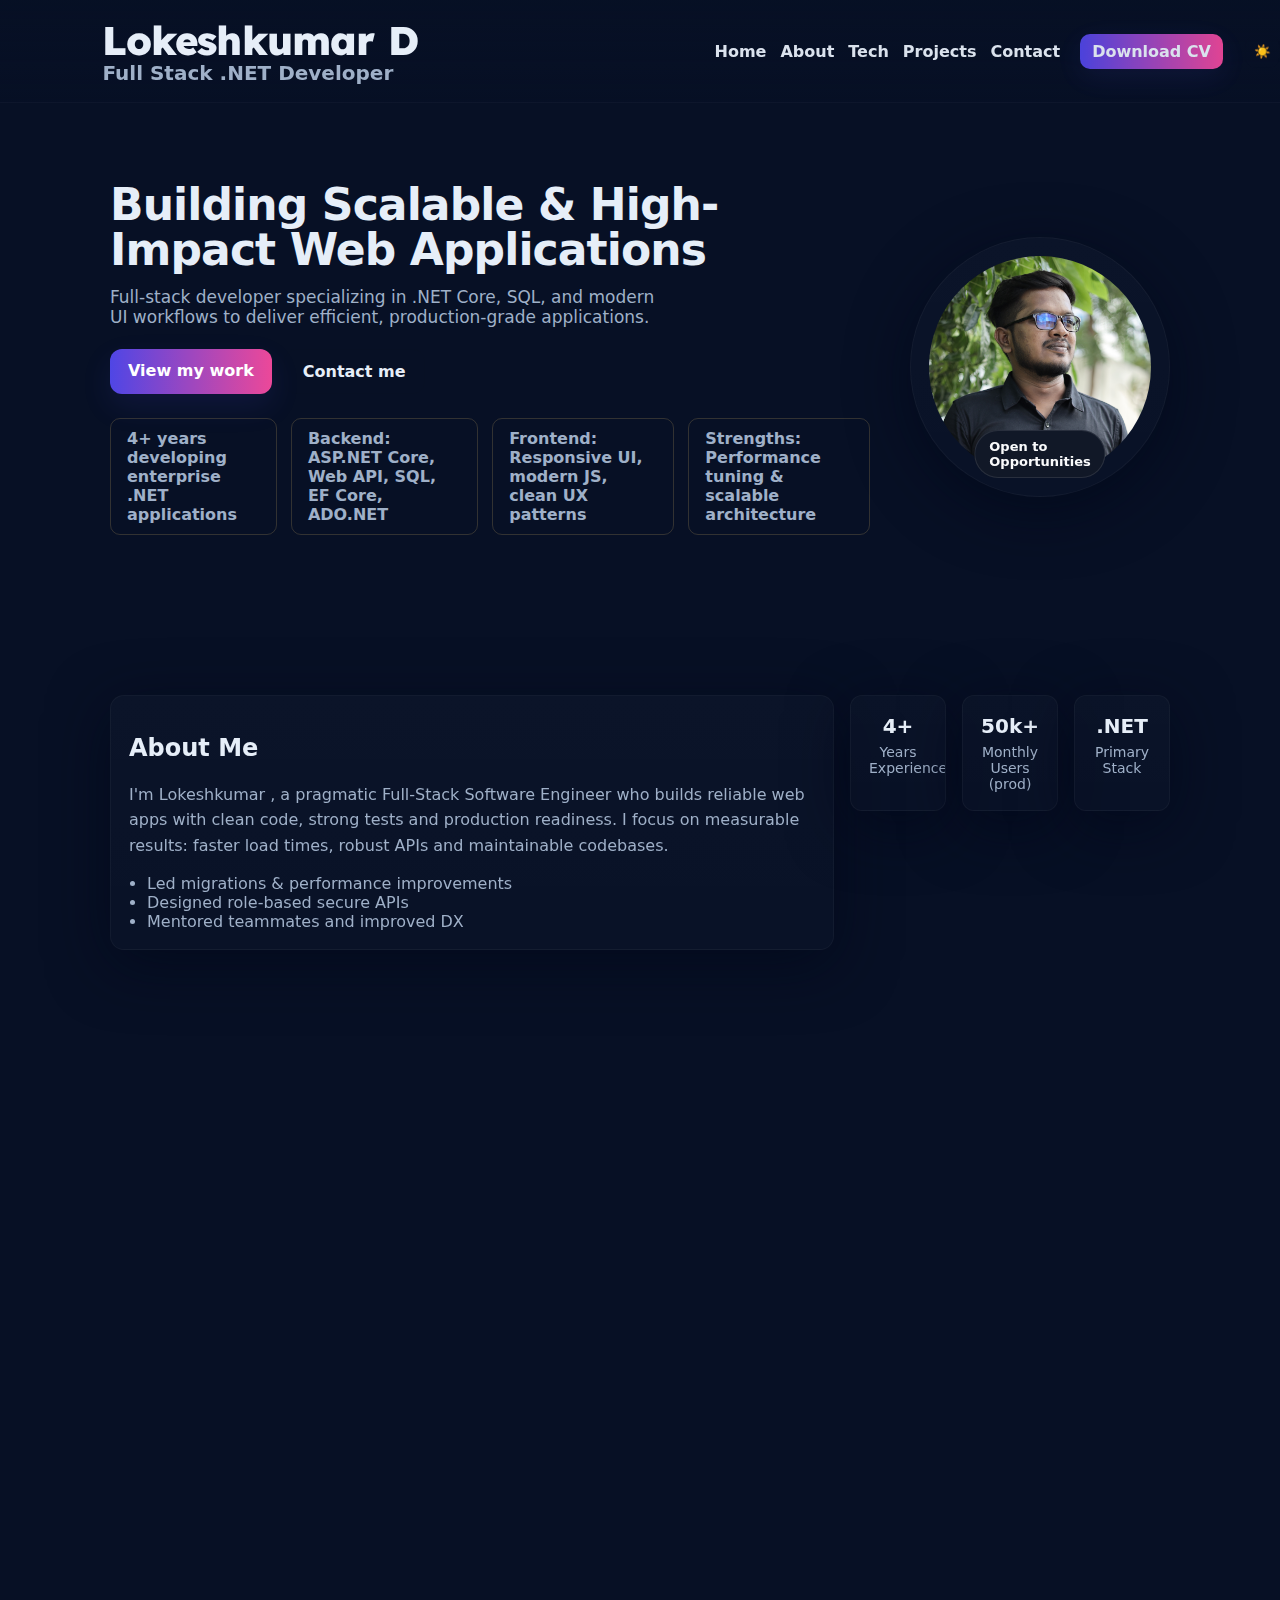
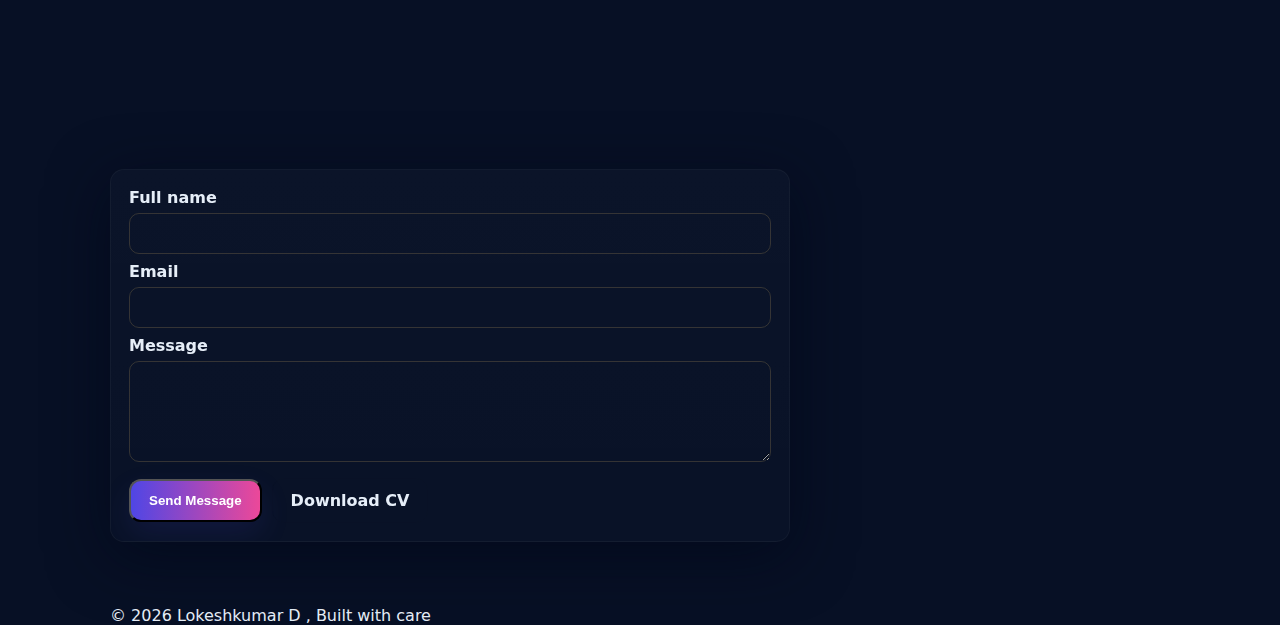
<file: index.html>
<!DOCTYPE html>
<html lang="en">

<head>
  <meta charset="utf-8" />
  <meta name="viewport" content="width=device-width,initial-scale=1" />
  <title>Lokeshkumar Portfolio</title>
  <link rel="stylesheet" href="styles.css" />
  <link rel="preconnect" href="https://fonts.googleapis.com">
  <link rel="preconnect" href="https://fonts.gstatic.com" crossorigin>
  <link href="https://fonts.googleapis.com/css2?family=Lexend+Deca:wght@100..900&family=Trocchi&display=swap" rel="stylesheet">
</head>

<body class="dark">
  <nav class="nav">
    <!-- <div class="brand">Lokeshkumar D <span class="company-name">Full Stack .NET Developer</span></div>     -->
    <div class="brand-wrapper">
      <span class="brand">Lokeshkumar D</span>
      <span class="desg-name">Full Stack .NET Developer</span>
    </div>
    <div class="nav-links">
      <a href="#home">Home</a>
      <a href="#about">About</a>
      <a href="#tech">Tech</a>
      <a href="#projects">Projects</a>
      <a href="#contact">Contact</a>
      <a class="btn-resume" href="Lokeshkumar_D_Software_Engineer_DotNet_Resume_2025.pdf" download>Download CV</a>
      <button id="themeToggle" aria-label="Toggle theme" class="theme-toggle">🌙</button>
    </div>
    <!-- Mobile controls -->
	  <div class="mobile-controls">
		<button id="mobileThemeToggle" class="theme-toggle">🌙</button>		
	  </div>
  </nav>
  <!-- Mobile Menu -->
	<div id="mobileMenu" class="mobile-menu">
	  <a href="#home">Home</a>
	  <a href="#about">About</a>
	  <a href="#tech">Tech</a>
	  <a href="#projects">Projects</a>
	  <a href="#contact">Contact</a>
	  <a href="Lokeshkumar_D_Software_Engineer_DotNet_Resume_2025.pdf" download>Download CV</a>
	</div>

  <header id="home" class="hero">
    <div class="hero-inner container">
      <div class="hero-left">
        <!-- <h1 class="hero-title">Engineering Fast, Stable & Future-Ready Web Solutions</h1> -->
        <h1 class="hero-title">Building Scalable & High-Impact Web Applications</h1>
        <!-- <p class="hero-sub">Full-stack .NET engineer focused on building scalable backends, clean UI, and performance-driven digital experiences.</p> -->
        <p class="hero-sub">Full-stack developer specializing in .NET Core, SQL, and modern UI workflows to deliver
          efficient, production-grade applications.</p>

        <div class="hero-ctas">
          <a class="btn btn-primary" href="#projects">View my work</a>
          <a class="btn btn-ghost" href="#contact">Contact me</a>
        </div>

        <ul class="highlights">
          <li><strong>4+ years</strong> developing enterprise .NET applications</li>
          <li><strong>Backend:</strong> ASP.NET Core, Web API, SQL, EF Core, ADO.NET</li>
          <li><strong>Frontend:</strong> Responsive UI, modern JS, clean UX patterns</li>
          <li><strong>Strengths:</strong> Performance tuning & scalable architecture</li>
        </ul>
      </div>

      <div class="hero-right">
        <div class="glass-card hero-card circle-card" data-animate>
          <img src="hero-screenshot.jpg" alt="project" class="hero-img" />
          <div class="card-chip">Open to Opportunities</div>
        </div>
      </div>
    </div>
  </header>

  <main class="container">
    <section id="about" class="section">
      <div class="section-grid">
        <div class="glass-card about-card" data-animate>
          <h2>About Me</h2>
          <p>I'm Lokeshkumar , a pragmatic Full‑Stack Software Engineer who builds reliable web apps with clean code,
            strong tests and production readiness. I focus on measurable results: faster load times, robust APIs and
            maintainable codebases.</p>
          <ul class="about-list">
            <li>Led migrations & performance improvements</li>
            <li>Designed role-based secure APIs</li>
            <li>Mentored teammates and improved DX</li>
          </ul>
        </div>

        <div class="stats" data-animate>
          <div class="stat glass-card">
            <div class="stat-value">4+</div>
            <div class="stat-label">Years Experience</div>
          </div>
          <div class="stat glass-card">
            <div class="stat-value">50k+</div>
            <div class="stat-label">Monthly Users (prod)</div>
          </div>
          <div class="stat glass-card">
            <div class="stat-value">.NET</div>
            <div class="stat-label">Primary Stack</div>
          </div>
        </div>
      </div>
    </section>

    <section id="experience" class="section">
      <h3 class="section-title" data-animate>Professional Experience</h3>


      <div class="experience-card glass-card" data-animate>
        <div class="experience-header">
          <div class="company-logo">
            <!-- Replace src with your company logo -->
            <img src="isl.png" alt="Company Logo" />
          </div>


          <div class="company-meta">
            <h4>Associate Software Engineer</h4>
            <span class="company-name">Inspirisys Solutions Limited</span>
            <span class="duration">Jan 2023 – Present</span>
          </div>
        </div>


        <p class="experience-summary">
          Designed, developed, and maintained multiple large-scale enterprise applications across finance, operations,
          and internal business workflows using ASP.NET Core, ADO.NET, and SQL Server. Owned end-to-end delivery of
          critical modules , from requirement analysis and database design to deployment and production support , with a
          strong focus on performance optimization, security, scalability, and long-term maintainability.
        </p>


        <ul class="experience-points">
          <li>All projects showcased are real enterprise systems developed and used by internal business teams in production environments.</li>
          <li>Architected and implemented enterprise approval workflows with multi-level role-based access control, improving audit accuracy, compliance, and operational governance across business processes.</li>
          <li>Designed and optimized complex SQL queries and stored procedures, reducing report and transaction
            execution time significantly.</li>
          <li>Built reusable lookup modules, admin dashboards, and configuration-driven screens to accelerate new
            feature delivery.</li>
          <li>Integrated secure Web APIs and backend services to support scalable enterprise workflows.</li>
          <li>Played a key role in performance tuning, bug fixing, and production issue resolution across releases.</li>
          <li>Collaborated closely with business users and QA teams to translate requirements into reliable technical
            solutions.</li>
        </ul>


        <div class="experience-tech">
          <span>.NET Core / ASP.NET</span>
          <span>ADO.NET</span>
          <span>SQL Server</span>
          <span>Web API</span>
          <span>jQuery</span>
          <span>Enterprise Workflows</span>
        </div>
      </div>
    </section>

    <section id="tech" class="section">
      <h3 class="section-title" data-animate>Tech Stack</h3>
      <div class="grid tech-grid" data-animate>
        <div class="tech glass-card">.NET 8</div>
        <div class="tech glass-card">C# </div>
        <div class="tech glass-card">ASP.NET Core / MVC</div>
        <div class="tech glass-card">ADO.NET / EF Core</div>
        <div class="tech glass-card">SQL Server</div>
        <div class="tech glass-card">HTML / CSS / JS</div>
        <div class="tech glass-card">jQuery / jqGrid</div>
        <!-- <div class="tech glass-card">Docker</div> -->
        <div class="tech glass-card">IIS</div>
      </div>
    </section>

    <section id="projects" class="section">
      <h3 class="section-title" data-animate>Key Projects</h3>
    
      <div class="projects-grid premium-projects" data-animate>
    
        <article class="project-card glass-card">
          <div class="project-content">
            <h4>Capex / Revex Management System</h4>
            <p class="project-desc">
              Enterprise-grade workflow platform for capital and revenue approvals,
              featuring multi-level audits, configurable lookups, and optimized reporting.
            </p>
            <h5>Impact summary:</h5>
            <p class="impact-desc">
               Developed a structured Capex/Revex request system with approval workflows, improving financial request visibility and audit readiness.
            </p>
            <div class="project-tags">
              <span>.NET 8</span>
              <span>ADO.NET</span>
              <span>SQL Server</span>
              <span>Enterprise Workflow</span>
            </div>
    
            <a class="btn-small" href="projects/capex.html">View Details</a>
          </div>
        </article>
    
        <article class="project-card glass-card">
          <div class="project-content">
            <h4>Timesheet Management System</h4>
            <p class="project-desc">
              Organization-wide timesheet solution with OE lookup, unlock requests,
              admin dashboards, and role-based approvals.
            </p>
            <h5>Impact summary:</h5>
            <p class="impact-desc">
               Automated employee timesheet submission and approval, reducing manual tracking effort and approval turnaround time by 40%.
            </p>
    
            <div class="project-tags">
              <span>ASP.NET</span>
              <span>jQuery</span>
              <span>JQGrid</span>
              <span>SQL Server</span>
            </div>
    
            <a class="btn-small" href="projects/timesheet.html">View Details</a>
          </div>
        </article>
    
        <article class="project-card glass-card">
          <div class="project-content">
            <h4>Credit Note Automation</h4>
            <p class="project-desc">
              Automated finance approval workflow with role-based access,
              audit trails, and compliance-focused validations.
            </p>
            <h5>Impact summary:</h5>
            <p class="impact-desc">
               Automated the end-to-end credit note generation and approval process, reducing manual effort, minimizing billing errors, and accelerating financial reconciliation cycles.
            </p>
            <div class="project-tags">
              <span>ASP.NET</span>
              <span>jQuery</span>
              <span>SQL</span>
              <span>SSRS</span>
            </div>
    
            <a class="btn-small" href="projects/credit.html">View Details</a>
          </div>
        </article>
    
        <article class="project-card glass-card">
          <div class="project-content">
            <h4>Margin Automation</h4>
            <p class="project-desc">
              Workflow automation system for margin approvals with configurable rules,
              validations, and full audit visibility.
            </p>
            <h5>Impact summary:</h5>
            <p class="impact-desc">
               Implemented margin calculation automation to ensure accurate profitability tracking, improving pricing visibility and enabling faster, data-driven business decisions.
            </p>
            <div class="project-tags">
              <span>ASP.NET</span>
              <span>jQuery</span>
              <span>SQL</span>
              <span>Workflow Engine</span>
            </div>
    
            <a class="btn-small" href="projects/margin.html">View Details</a>
          </div>
        </article>
    
      </div>
    </section>

    <section id="contact" class="section">
      <h3 class="section-title" data-animate>Contact</h3>
      <div class="contact-grid">
        <form class="contact-form glass-card" id="contactForm" action="https://formspree.io/f/meobragp" method="POST">
          <!-- style="max-width:500px; margin:auto; padding:20px; border-radius:10px; box-shadow:0 4px 12px rgba(0,0,0,0.1); background:#fff;" -->
          <label>Full name<input type="text" name="name" required /></label>
          <label>Email<input type="email" name="email" required /></label>
          <label>Message<textarea name="message" rows="5" required></textarea></label>
          <div class="form-actions">
            <button class="btn btn-primary" type="submit">Send Message</button>
            <!-- <button type="button" class="btn btn-ghost" id="exportBtn">Export All Messages</button> -->
            <a class="btn btn-ghost" href="Lokeshkumar_D_Software_Engineer_DotNet_Resume_2025.pdf" download>Download
              CV</a>
          </div>
        </form>

        <aside class="contact-info glass-card" data-animate>
          <h4>Get in touch</h4>
          <p>Email: <a href="mailto:lokeshkumardhanapalan@gmail.com">lokeshkumardhanapalan@gmail.com</a></p>
          <p>Phone: +91 90874 57182</p>
          <p>Location: Chennai, India</p>
          <div class="socials">
            <a href="https://www.linkedin.com/in/lokeshkumar-d-5993ba228" target="_blank">LinkedIn</a>
            <!-- <a href="#" target="_blank">GitHub</a> -->
          </div>
        </aside>

        <!-- <h3>Stored Messages:</h3> -->
        <!-- <ul id="messagesList"></ul> -->

        <!-- Confirmation Messages -->
        <div id="messagesblock" class="messages-block" style="display:none;">
          <h3 class="messages-title">Messages Sent:</h3>
          <div id="messagesList" class="messages-list"></div>
          <!-- style="display:flex; flex-direction:column; gap:15px; max-width:600px; margin:auto;" -->
        </div>

      </div>
    </section>
  </main>

  <footer class="footer">
    <div class="container">© 2026 Lokeshkumar D , Built with care</div>
  </footer>

  <script src="script.js"></script>
  <script>
    const form = document.getElementById("contactForm");
    const messagesList = document.getElementById("messagesList");
    <!-- const exportBtn = document.getElementById("exportBtn"); -->

    // Load messages from localStorage on page load
    let messages = JSON.parse(localStorage.getItem("messages") || "[]");
    renderMessages();


    // Form submission via AJAX (Formspree)
    form.addEventListener("submit", async (e) => {
      e.preventDefault();

      const formData = new FormData(form);

      try {
        const response = await fetch(form.action, {
          method: "POST",
          body: formData,
          headers: { 'Accept': 'application/json' }
        });

        if (response.ok) {
          // Add message to localStorage for display
          const newMessage = {
            name: formData.get("name"),
            email: formData.get("email"),
            message: formData.get("message"),
            //date: new Date().toLocaleString()
            date: new Date().toISOString()
            //date: formData.get("_date").toLocaleDateString()
          };
          document.getElementById('messagesblock').style.display = 'block';
          messages.push(newMessage);
          localStorage.setItem("messages", JSON.stringify(messages));

          renderMessages(); // Update messages on page
          form.reset();
          alert("Message sent successfully!");
        } else {
          document.getElementById('messagesblock').style.display = 'none';
          alert("Oops! Something went wrong. Please try again.");
        }
      } catch (error) {
        console.error(error);
        document.getElementById('messagesblock').style.display = 'none';
        alert("Error submitting message!");
      }
    });

    // Render messages on the page
    function renderMessages() {
      messagesList.innerHTML = "";
      messages.forEach(msg => addMessageCard(msg));
    }



  function parseIndianLocaleDate(s) {
    if (typeof s !== 'string') return null;
    const parts = s.split(',');
    if (parts.length < 2) return null;

    const datePart = parts[0].trim();        // "23/12/2025"
    const timePart = parts[1].trim().toLowerCase(); // "12:09:45 pm"

    const d = datePart.split('/');
    if (d.length !== 3) return null;

    const dd = Number(d[0]);
    const mm = Number(d[1]);
    const yyyy = Number(d[2]);
    if (!dd || !mm || !yyyy) return null;

    // time: "hh:mm:ss am/pm" (seconds may be missing)
    const timePieces = timePart.split(' ');
    if (timePieces.length < 2) return null;

    const hms = timePieces[0].split(':');
    let hh = Number(hms[0]);
    const min = Number(hms[1] ?? 0);
    const sec = Number(hms[2] ?? 0);
    const meridian = timePieces[1];

    if (isNaN(hh) || isNaN(min) || isNaN(sec)) return null;

    // Convert to 24-hour clock
    if (meridian === 'pm' && hh < 12) hh += 12;
    if (meridian === 'am' && hh === 12) hh = 0;

    // Construct Date (local time)
    const dt = new Date(yyyy, mm - 1, dd, hh, min, sec);
    return isNaN(dt.getTime()) ? null : dt;
  }


  function timeAgo(input) {
    let dateObj = null;

    if (input instanceof Date) {
      dateObj = input;
    } else if (typeof input === 'string') {
      // Try ISO first (reliable)
      const isoCandidate = new Date(input);
      if (!isNaN(isoCandidate.getTime())) {
        dateObj = isoCandidate;
      } else {
        // Fallback to dd/mm/yyyy, hh:mm:ss am/pm
        dateObj = parseIndianLocaleDate(input);
      }
    }

    if (!dateObj || isNaN(dateObj.getTime())) {
      console.warn('Invalid date supplied to timeAgo:', input);
      return 'Invalid date';
    }

    const now = new Date();
    const seconds = Math.floor((now - dateObj) / 1000);
    const hrs = Math.floor(seconds / 3600);
    if (seconds < 60) return 'Just now';
    if (seconds < 3600) return `${Math.floor(seconds / 60)} min ago`;
    if (seconds < 86400) return `${hrs} hr${hrs < 2 ? 's' : ''} ago`;

    // For older messages, show a formatted date like "23 Dec 2025"
    const options = { day: '2-digit', month: 'short', year: 'numeric' };
    return dateObj.toLocaleDateString('en-GB', options);
  }

    function addMessageCard(msg) {
      const card = document.createElement("div");
      const timeText = timeAgo(msg.date);
      const formattedDate = new Date(msg.date).toLocaleString("en-IN", {
        day: "2-digit",
        month: "short",
        year: "numeric",
        hour: "2-digit",
        minute: "2-digit",
        hour12: true
      });
      card.className = "message-card";
      card.innerHTML = `
			<div><strong>Name:</strong> ${msg.name}</div>
			<div><strong>Email:</strong> ${msg.email}</div>
			<div><strong>Message:</strong> ${msg.message}</div>			
			<div class="message-meta">${timeText}</div>
		`;

    // div style="color: gray; font-size: 12px;">${msg.date}</div>

      // Add new messages at the top
      messagesList.prepend(card);
    }


  </script>
</body>

</html>
</file>
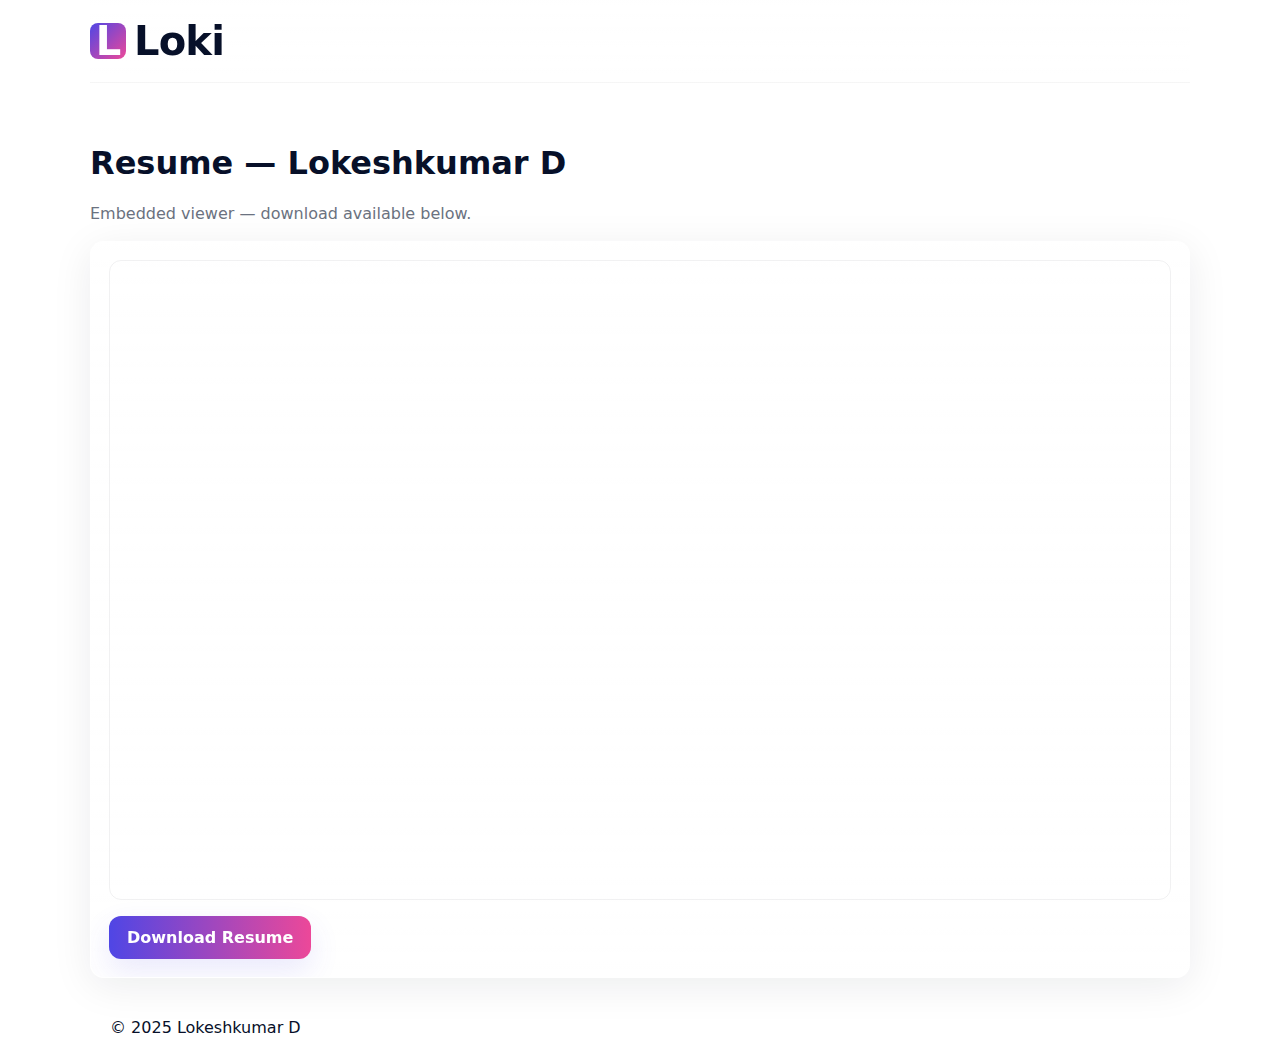
<file: resume.html>
<!doctype html>
<html lang="en">
<head><meta charset="utf-8"><meta name="viewport" content="width=device-width,initial-scale=1"><title>Resume - Lokeshkumar D</title>
<link rel="stylesheet" href="styles.css"></head>
<body>
<nav class="nav container"><div class="brand"><div class="logo-badge">L</div> Loki</div><div></div></nav>
<main class="container" style="padding:40px 0">
  <h1>Resume — Lokeshkumar D</h1>
  <p style="color:var(--muted)">Embedded viewer — download available below.</p>
  <div style="margin-top:18px" class="glass-card" data-animate>
    <iframe class="resume-frame" src="Lokeshkumar_D_Software_Engineer_DotNet_Resume_2025.pdf"></iframe>
    <div style="margin-top:12px"><a class="btn btn-primary" href="Lokeshkumar_D_Software_Engineer_DotNet_Resume_2025.pdf" download>Download Resume</a></div>
  </div>
</main>
<footer class="footer container">© 2025 Lokeshkumar D</footer>
</body></html>
</file>
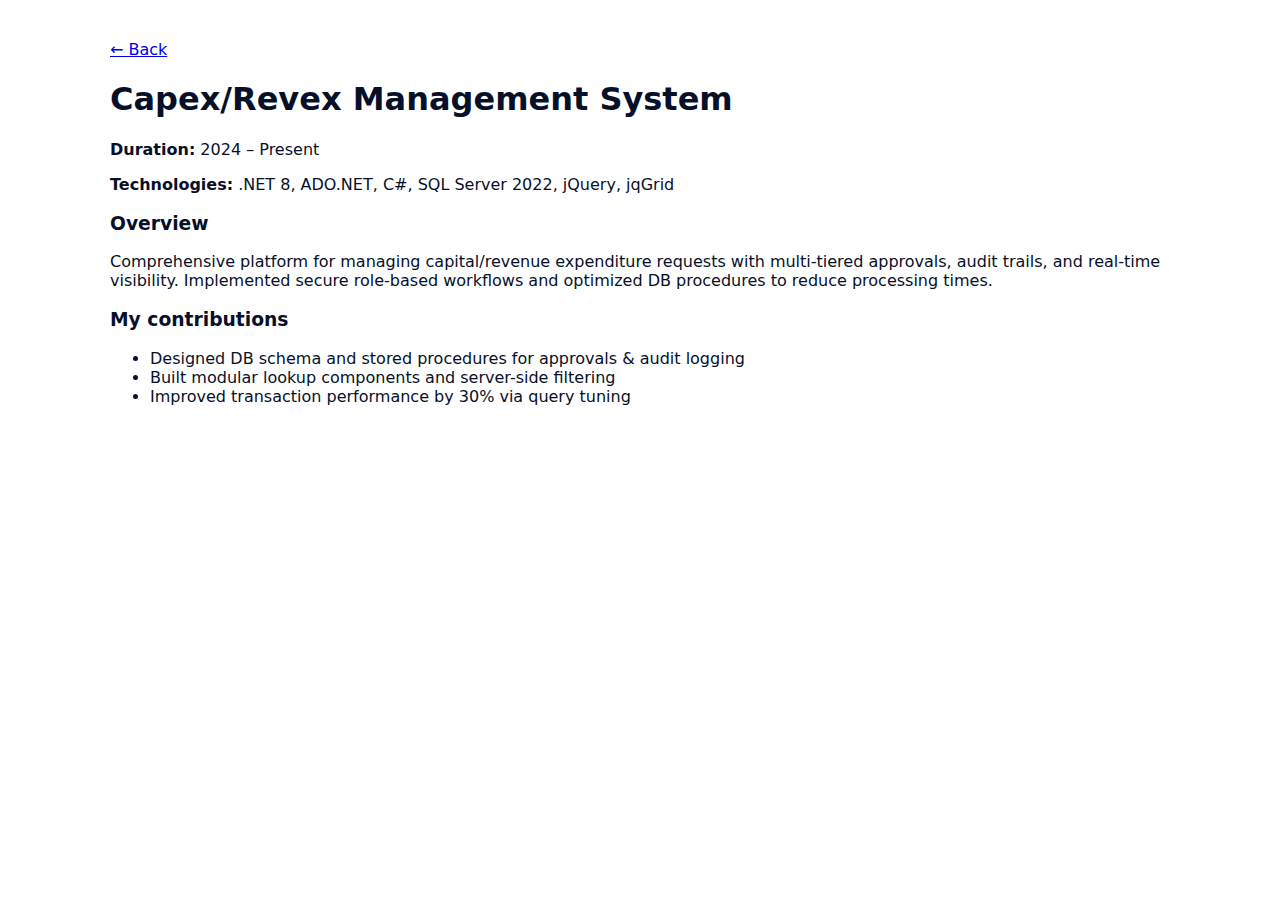
<file: projects/capex.html>
<!doctype html>
<html><head><meta charset="utf-8"><title>Capex/Revex Management</title><link rel="stylesheet" href="../styles.css"></head>
<body><div class="container" style="padding:40px 20px">
  <a href="../index.html">← Back</a>
  <h1>Capex/Revex Management System</h1>
  <p><strong>Duration:</strong> 2024 – Present</p>
  <p><strong>Technologies:</strong> .NET 8, ADO.NET, C#, SQL Server 2022, jQuery, jqGrid</p>
  <h3>Overview</h3>
  <p>Comprehensive platform for managing capital/revenue expenditure requests with multi-tiered approvals, audit trails, and real-time visibility. Implemented secure role-based workflows and optimized DB procedures to reduce processing times.</p>
  <h3>My contributions</h3>
  <ul>
    <li>Designed DB schema and stored procedures for approvals & audit logging</li>
    <li>Built modular lookup components and server-side filtering</li>
    <li>Improved transaction performance by 30% via query tuning</li>
  </ul>
</div></body></html>
</file>
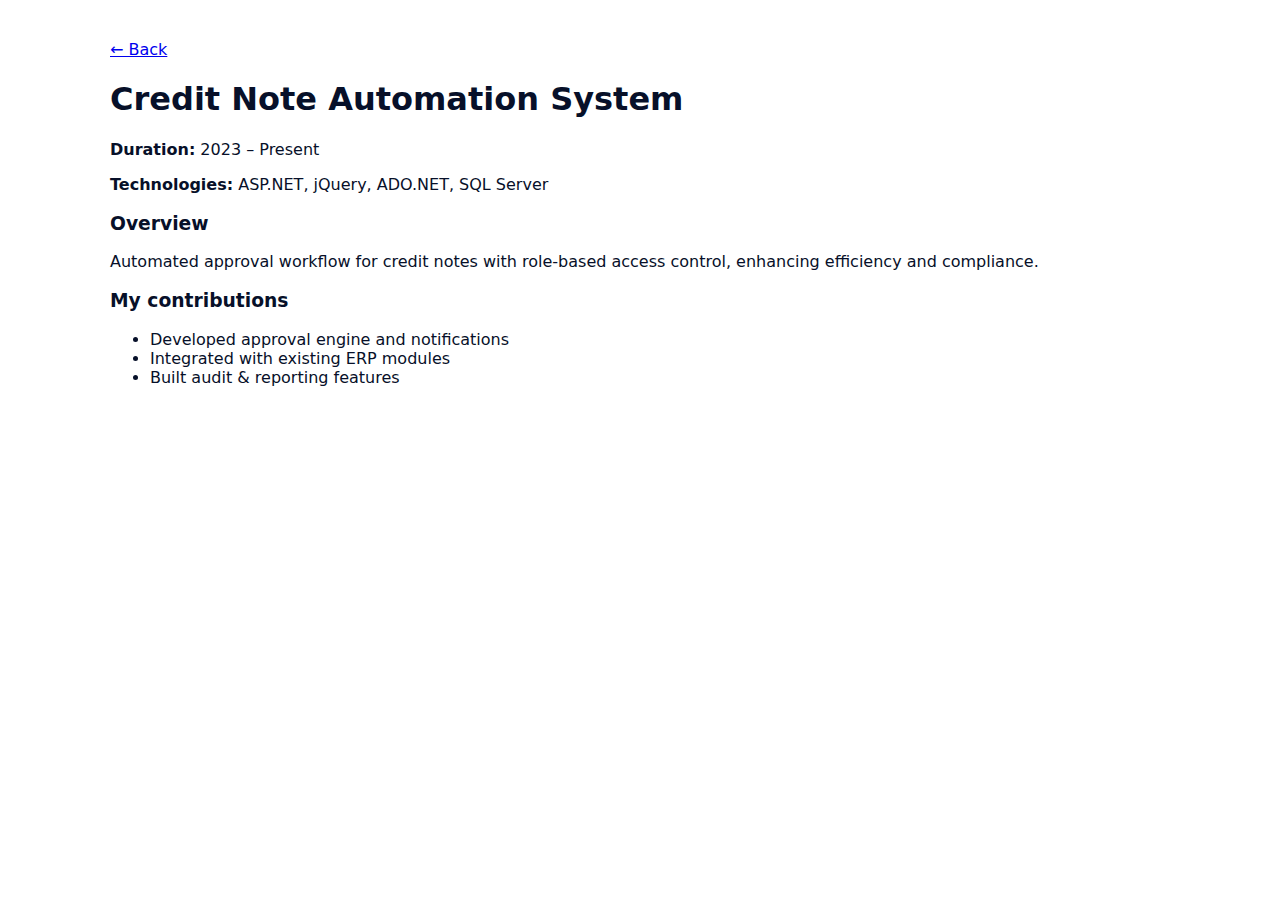
<file: projects/credit.html>
<!doctype html>
<html><head><meta charset="utf-8"><title>Credit Note Automation</title><link rel="stylesheet" href="../styles.css"></head>
<body><div class="container" style="padding:40px 20px">
  <a href="../index.html">← Back</a>
  <h1>Credit Note Automation System</h1>
  <p><strong>Duration:</strong> 2023 – Present</p>
  <p><strong>Technologies:</strong> ASP.NET, jQuery, ADO.NET, SQL Server</p>
  <h3>Overview</h3>
  <p>Automated approval workflow for credit notes with role-based access control, enhancing efficiency and compliance.</p>
  <h3>My contributions</h3>
  <ul>
    <li>Developed approval engine and notifications</li>
    <li>Integrated with existing ERP modules</li>
    <li>Built audit & reporting features</li>
  </ul>
</div></body></html>
</file>
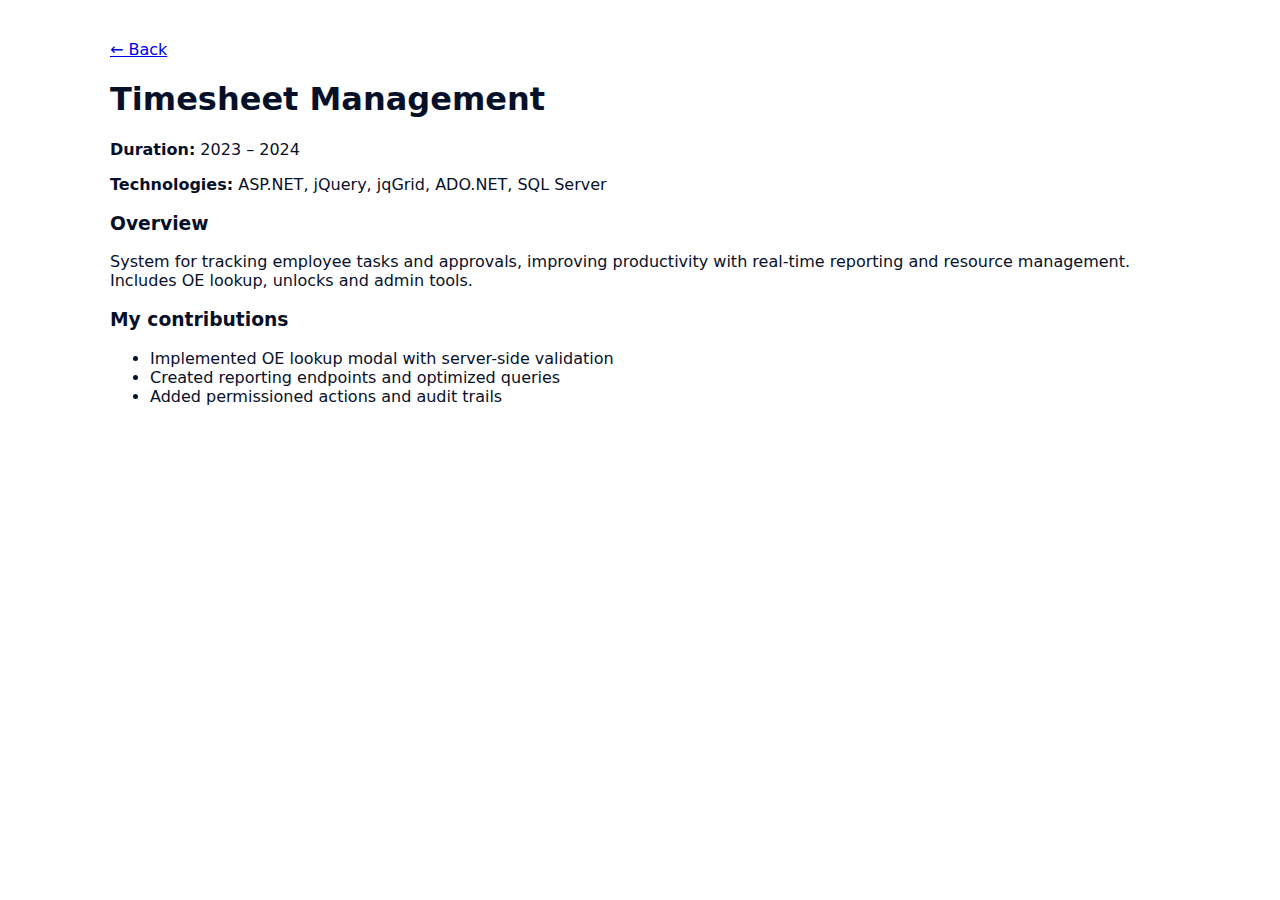
<file: projects/timesheet.html>
<!doctype html>
<html><head><meta charset="utf-8"><title>Timesheet Management</title><link rel="stylesheet" href="../styles.css"></head>
<body><div class="container" style="padding:40px 20px">
  <a href="../index.html">← Back</a>
  <h1>Timesheet Management</h1>
  <p><strong>Duration:</strong> 2023 – 2024</p>
  <p><strong>Technologies:</strong> ASP.NET, jQuery, jqGrid, ADO.NET, SQL Server</p>
  <h3>Overview</h3>
  <p>System for tracking employee tasks and approvals, improving productivity with real-time reporting and resource management. Includes OE lookup, unlocks and admin tools.</p>
  <h3>My contributions</h3>
  <ul>
    <li>Implemented OE lookup modal with server-side validation</li>
    <li>Created reporting endpoints and optimized queries</li>
    <li>Added permissioned actions and audit trails</li>
  </ul>
</div></body></html>
</file>
<file: styles.css>
/* Enhanced Premium SaaS styles — glass, animations, responsive, mobile UI, skills, timeline */
:root{
  --bg:#ffffff;
  --surface: rgba(255,255,255,0.6);
  --text:#071029;
  --muted:#6b7280;
  --accent-start:#4f46e5;
  --accent-end:#ec4899;
  --glass-border: rgba(255,255,255,0.5);
  --glass-shadow: 0 8px 40px rgba(16,24,40,0.08);
  --glass-blur: 12px;
  --card-radius: 14px;
  --chip-bg: #ffffff;
  --chip-text: #0f1724;
  --chip-border: rgba(15,23,36,0.08);
}

[data-theme="dark"] {
  --chip-bg: rgba(255,255,255,0.08);
  --chip-text: #f1f5f9;
  --chip-border: rgba(255,255,255,0.15);
}

*{box-sizing:border-box}
html,body{height:100%}
body{
  margin:0; font-family:Inter,ui-sans-serif,system-ui,-apple-system,'Segoe UI',Roboto,'Helvetica Neue',Arial,'Lexend Deca', sans-serif;
  background:var(--bg); color:var(--text); -webkit-font-smoothing:antialiased;
  -moz-osx-font-smoothing:grayscale; transition: background .35s, color .35s;
  overflow-y:scroll;
}
.container{max-width:1100px;margin:0 auto;padding:0 20px}
.nav{display:flex;align-items:center;justify-content:space-between;padding:18px 0;position:sticky;top:0;background:linear-gradient(180deg, rgba(255,255,255,0.55), rgba(255,255,255,0.25));backdrop-filter: blur(8px);z-index:60;border-bottom:1px solid rgba(15,23,36,0.04)}
/* .brand{font-weight:800;font-size:20px;letter-spacing:-0.02em;display:flex;align-items:center;gap:8px} */
.brand {
  font-family: 'Lexend Deca', system-ui, -apple-system, BlinkMacSystemFont, 'Segoe UI', sans-serif;
  font-weight: 800;
  font-size: 40px;
  letter-spacing: -0.02em;
  display: flex;
  align-items: center;
  gap: 8px;
  
}
.brand .logo-badge{width:36px;height:36px;border-radius:8px;background:linear-gradient(135deg,var(--accent-start),var(--accent-end));display:flex;align-items:center;justify-content:center;color:#fff;font-weight:700}
.nav-links{display:flex;align-items:center;gap:14px}
.nav-links a{color:var(--text);text-decoration:none;font-weight:600;opacity:0.95}
.btn-resume{padding:8px 12px;background:linear-gradient(90deg,var(--accent-start),var(--accent-end));color:#fff;border-radius:10px;text-decoration:none;font-weight:700;margin-left:6px;box-shadow:0 8px 30px rgba(79,70,229,0.12)}

.theme-toggle{background:transparent;border:1px solid rgba(15,23,36,0.06);padding:8px;border-radius:10px;cursor:pointer;margin-left:8px;display:inline-flex;align-items:center;gap:8px}

/* HERO */
/* .hero{padding:80px 0 40px} 
.hero-inner{display:grid;grid-template-columns:1fr 460px;gap:36px;align-items:center}*/
.hero {
  padding: 80px 0;
}

.hero-inner {
  display: flex;
  align-items: center;
  justify-content: space-between;
  gap: 40px;
}
.hero-title{font-size:44px;margin:0;line-height:1.02;letter-spacing:-0.02em}
.hero-sub{color:var(--muted);margin-top:14px;max-width:560px;font-size:17px}
.hero-ctas{margin-top:22px;display:flex;gap:12px}
.btn{display:inline-block;padding:12px 18px;border-radius:12px;text-decoration:none;font-weight:700;cursor:pointer}
.btn-primary{background:linear-gradient(90deg,var(--accent-start),var(--accent-end));color:#fff;box-shadow:0 12px 30px rgba(79,70,229,0.12)}
.btn-ghost{background:transparent;border:1px solid rgba(15,23,36,0.06);color:var(--text)}

/* Circular Hero Card */
.circle-card {
  width: 280px;
  height: 280px;
  border-radius: 50%;
  overflow: hidden;
  position: relative;
  padding: 0;
}

.circle-img {
  width: 100%;
  height: 100%;
  object-fit: cover;
}

/* highlights */
.highlights { display: flex; gap: 14px; margin-top: 24px; list-style: none; padding: 0; } 
.highlights li { 
		font-weight: 700; color: var(--muted); 
		/* background: linear-gradient(135deg, rgba(245,232,200,0.85), rgba(236,216,170,0.75));  */
		padding: 10px 16px; border-radius: 999px; 
		border: 1px solid rgba(180,150,90,0.25); 
		border-radius: 10px;
		/* box-shadow: 0 6px 18px rgba(180,150,90,0.2);  */
		transition: transform 0.3s ease, box-shadow 0.3s ease; } 
.highlights li:hover { transform: translateY(-2px); box-shadow: 0 8px 24px rgba(212,175,55,0.3), inset 0 1px 0 rgba(255,255,255,0.25); }

/* Glass card */
.glass-card{
  background: linear-gradient(180deg, rgba(255,255,255,0.45), rgba(255,255,255,0.28));
  border-radius:var(--card-radius);padding:18px;border:1px solid rgba(255,255,255,0.5);
  box-shadow: var(--glass-shadow);overflow:hidden;transition:transform .45s cubic-bezier(.2,.9,.2,1), box-shadow .35s;
  backdrop-filter: blur(var(--glass-blur));
}
.glass-card:hover{transform:translateY(-8px);box-shadow:0 28px 80px rgba(16,24,40,0.12)}

/* hero image 
.hero-card{position:relative;max-width:460px;height:320px}
.hero-img{width:100%;height:100%;object-fit:cover;border-radius:12px;display:block;filter:contrast(1.02)}
.card-chip{position:absolute;left:18px;bottom:18px;background:#fff;padding:8px 12px;border-radius:999px;font-weight:700;border:1px solid rgba(15,23,36,0.06);font-size:13px}*/
.hero-card {
  width: 260px;
  height: 260px;
  border-radius: 50%;
  overflow: hidden;        /* keeps image inside circle */
  position: relative;
}

/* Make the image fill the circle perfectly */
.hero-img {
  width: 100%;
  height: 100%;
  object-fit: cover;
  border-radius: 50%;
}
/* Light mode (default) */
.card-chip {
  position: absolute;
  left: 50%;
  bottom: 18px;
  transform: translateX(-50%);
  background: var(--chip-bg);
  color: var(--chip-text);
  padding: 8px 14px;
  border-radius: 999px;
  border: 1px solid var(--chip-border);
  font-weight: 600;
  font-size: 13px;
  backdrop-filter: blur(8px);
}

/* DARK MODE FIX */
.dark .card-chip {
  background: #111827;   /* dark gray */
  color: #f9fafb;        /* white */
  border-color: rgba(255,255,255,0.1);
}


/* Sections */
.section{padding:64px 0}
.section-title{font-size:22px;margin:0 0 18px 0;font-weight:700}

/* layout */
.section-grid{display:grid;grid-template-columns:1fr 320px;gap:28px;align-items:start}
.about-card p{color:var(--muted);margin-top:10px;line-height:1.6}
.about-list{margin:12px 0 0 0;padding-left:18px;color:var(--muted)}

/* stats + tech */
.stats{display:grid;grid-template-columns:repeat(3,1fr);gap:14px}
.stat{padding:18px;text-align:center;border-radius:12px}
.stat-value{font-weight:800;font-size:20px}
.stat-label{color:var(--muted);margin-top:6px;font-size:14px}

/* tech grid */
.tech-grid{display:grid;grid-template-columns:repeat(4,1fr);gap:14px}
body.dark .tech-grid div:hover {
  transform: translateY(-1px);
  box-shadow:
    0 6px 20px rgba(212, 175, 55, 0.28),
    inset 0 1px 0 rgba(255, 255, 255, 0.25);
}
.tech{padding:14px;text-align:center;font-weight:700;color:var(--text);border-radius:12px;transition:transform .3s}

/* projects */
.projects-grid{display:grid;grid-template-columns:repeat(3,1fr);gap:18px}
.project-card{overflow:hidden;border-radius:12px;display:flex;flex-direction:column;transition:transform .35s, box-shadow .35s;min-height:320px}
.project-card img{width:100%;height:180px;object-fit:cover}
.project-content{padding:14px;background:transparent;flex:1;display:flex;flex-direction:column}
.project-content h4{margin:0 0 8px 0}
.project-content h5{margin:8px 0 0 0}
.tags{margin-top:auto;display:flex;gap:8px;flex-wrap:wrap}
.tags span{background:rgba(15,23,36,0.04);padding:6px 8px;border-radius:999px;font-size:12px}
.project-card:hover{transform:translateY(-10px);box-shadow:0 30px 80px rgba(2,6,23,0.08)}

/* contact grid */
.contact-grid{display:grid;grid-template-columns:1fr 360px;gap:20px;align-items:start;padding-top:10px}
.contact-form label{display:block;margin-bottom:8px;font-weight:700;color:var(--text)}
.contact-form input,.contact-form textarea{width:100%;
                                           padding:12px;
                                           border-radius:10px;
                                           border:1px solid rgba(180, 150, 90, 0.25);
                                           margin-top:6px;
                                           background:transparent;
                                           color:inherit;
                                           transition: 
                                            box-shadow 0.25s ease,
                                            transform 0.25s ease,
                                            border-color 0.25s ease;}
  body.dark .contact-form input:hover,.contact-form textarea:hover {
  transform: translateY(-1px);
  box-shadow:
    0 6px 20px rgba(212, 175, 55, 0.28),
    inset 0 1px 0 rgba(255, 255, 255, 0.25);
}
body.dark .contact-form input:focus,
body.dark .contact-form textarea:focus {
  border-color: rgba(212, 175, 55, 0.65);
  box-shadow:
    0 8px 24px rgba(212, 175, 55, 0.35),
    inset 0 1px 0 rgba(255, 255, 255, 0.18);
}
/* Keyboard + mouse focus */
.contact-form input:focus,
.contact-form textarea:focus {
  outline: none;
  border-color: rgba(212, 175, 55, 0.55);
  box-shadow:
    0 6px 20px rgba(212, 175, 55, 0.28),
    inset 0 1px 0 rgba(255, 255, 255, 0.25);
}
/* Modern browsers – keyboard-only highlight */
.contact-form input:focus-visible,
.contact-form textarea:focus-visible {
  outline: none;
}
.form-actions{display:flex;gap:10px;margin-top:12px;align-items:center}

/* timeline */
.timeline{margin-top:18px;border-left:3px solid rgba(15,23,36,0.06);padding-left:18px}
.timeline-item{position:relative;padding:18px 0}
.timeline-item:before{content:'';position:absolute;left:-11px;top:24px;width:18px;height:18px;background:linear-gradient(90deg,var(--accent-start),var(--accent-end));border-radius:50%}

/* skills meter */
.skills{display:flex;gap:12px;flex-wrap:wrap;margin-top:12px}
.skill{flex:1 1 180px;background:rgba(15,23,36,0.03);padding:12px;border-radius:12px;min-width:140px}
.skill .label{font-weight:700;margin-bottom:8px}
.progress{height:10px;background:rgba(15,23,36,0.06);border-radius:999px;overflow:hidden}
.progress-bar{height:100%;background:linear-gradient(90deg,var(--accent-start),var(--accent-end));width:0%;transition:width 1s ease}

/* resume viewer */
.resume-frame{width:100%;height:640px;border-radius:12px;border:1px solid rgba(15,23,36,0.06);overflow:hidden}

/* micro interactions */
a{transition:all .25s}
.btn-small{display:inline-block;padding:8px 12px;border-radius:10px;background:rgba(15,23,36,0.06);text-decoration:none;font-weight:700}

/* animations */
.will-animate{opacity:0;transform:translateY(18px) scale(.995);transition:opacity .8s ease, transform .8s cubic-bezier(.2,.9,.2,1)}
.will-animate.in-view{opacity:1;transform:none}

/* mobile & responsive */
@media (max-width:980px){
  .hero-inner{grid-template-columns:1fr 1fr;gap:20px}
  .section-grid{grid-template-columns:1fr}
  .stats{grid-template-columns:repeat(3,1fr)}
  .nav-links{gap:10px}
}
@media (max-width:720px){
  .hero-inner{grid-template-columns:1fr}
  .projects-grid{grid-template-columns:1fr}
  .tech-grid{grid-template-columns:repeat(2,1fr)}
  .nav-links{display:none}
  .nav{padding:12px}
  .contact-grid{grid-template-columns:1fr}
  .hero{padding:40px 0}
}

/* dark theme */
body.dark{
  --bg:#071025;
  --text:#e6eef8;
  --muted:#9fb0c8;
  --glass-shadow: 0 14px 60px rgba(2,6,23,0.6);
}
body.dark .nav{background:linear-gradient(180deg, rgba(7,16,37,0.75), rgba(7,16,37,0.45));border-bottom:1px solid rgba(255,255,255,0.03)}
body.dark .glass-card{background:linear-gradient(180deg, rgba(255,255,255,0.02), rgba(255,255,255,0.01));border:1px solid rgba(255,255,255,0.04)}

.experience-card {
padding: 26px;
}


.experience-header {
display: flex;
align-items: center;
gap: 18px;
margin-bottom: 16px;
}


.company-logo {
width: 56px;
height: 56px;
border-radius: 14px;
background: rgba(255,255,255,0.6);
display: flex;
align-items: center;
justify-content: center;
box-shadow: 0 6px 20px rgba(0,0,0,0.08);
}


.company-logo img {
max-width: 70%;
max-height: 70%;
object-fit: contain;
}


.company-meta h4 {
margin: 0;
font-size: 18px;
font-weight: 800;
}


.company-name {
display: block;
font-weight: 700;
color: var(--muted);
}


.duration {
display: block;
font-size: 13px;
color: var(--muted);
}


.experience-summary {
margin: 14px 0 16px;
line-height: 1.6;
color: var(--text);
}


.experience-points {
padding-left: 18px;
margin: 0 0 16px;
}


.experience-points li {
margin-bottom: 8px;
color: var(--muted);
}


.experience-tech {
display: flex;
flex-wrap: wrap;
gap: 10px;
}


.experience-tech span {
padding: 6px 12px;
font-size: 12px;
border-radius: 999px;
background: rgba(15,23,36,0.06);
font-weight: 700;
}


body.dark .experience-tech span {
background: rgba(255,255,255,0.08);
}

/* ===== Premium Projects ===== */

.project-desc {
  color: var(--muted);
  line-height: 1.6;
  margin-bottom: 14px;
}

.impact-desc {
  color: var(--muted);
  line-height: 1.6;
  margin-bottom: 14px;
  font-size: smaller;
}

/* Grid polish */
.premium-projects {
  gap: 22px;
}

/* Project card hover */
.project-card {
  transition: transform .4s ease, box-shadow .4s ease;
}

.project-card:hover {
  transform: translateY(-10px);
  box-shadow: 0 30px 80px rgba(2,6,23,0.12);
}

/* Premium tags */
.project-tags {
  display: flex;
  flex-wrap: wrap;
  gap: 10px;
  margin-bottom: 16px;
}

.project-tags span {
  padding: 7px 14px;
  font-size: 12px;
  font-weight: 700;
  border-radius: 999px;
  /* background: linear-gradient(
    135deg,
    rgba(79,70,229,0.12),
    rgba(236,72,153,0.12)
  ); */
  background: rgba(15, 23, 36, 0.06);
  color: var(--text);
  border: 1px solid rgba(15,23,36,0.08);
  box-shadow: 0 4px 14px rgba(0,0,0,0.06);
  backdrop-filter: blur(6px);
}


body.dark .project-tags span {
  border: 1px solid rgba(255, 215, 130, 0.25);
  color: #fff7e6; /* soft champagne white */
  /* box-shadow:
    0 4px 14px rgba(212, 175, 55, 0.18),
    inset 0 1px 0 rgba(255, 255, 255, 0.15); */
}
body.dark .project-tags span:hover {
  transform: translateY(-1px);
  box-shadow:
    0 6px 20px rgba(212, 175, 55, 0.28),
    inset 0 1px 0 rgba(255, 255, 255, 0.25);
}

/*Block added for Mobile resolution*/
/* Mobile nav controls */
.mobile-controls {
  display: none;
  align-items: center;
  gap: 10px;
}

.menu-toggle {
  background: transparent;
  border: 1px solid rgba(15,23,36,0.1);
  border-radius: 10px;
  padding: 8px 12px;
  font-size: 18px;
  cursor: pointer;
}

/* Mobile menu drawer */
.mobile-menu {
  position: fixed;
  inset: 0;
  background: var(--bg);
  display: none;
  flex-direction: column;
  padding: 80px 24px;
  gap: 20px;
  z-index: 100;
}

.mobile-menu a {
  font-size: 18px;
  font-weight: 700;
  text-decoration: none;
  color: var(--text);
}

.section-grid,
.stats,
.tech-grid,
.projects-grid {
  display: grid;
  gap: 16px;
}
@media (max-width: 768px) {
  .hero-inner {
    display: grid;
    grid-template-columns: 1fr;
    text-align: center;
  } 
  .hero-title {
  font-size: clamp(30px, 6vw, 44px);
  line-height: 1.15;
}

  .hero-left {
    align-items: center;
  }

  .hero-ctas {
    justify-content: center;
    flex-wrap: wrap;
  }
  .hero-sub {
  font-size: clamp(15px, 4vw, 17px);
}

  .mobile-toggle {
    display: inline-flex;
    align-items: center;
    justify-content: center;
  }

  .nav {
    display: flex;
    align-items: center;
    justify-content: space-between;
  }

  .nav-toggle {
  display: block;
  /* background: transparent;
  border: none;
  font-size: 22px;
  color: var(--text);
  cursor: pointer; */
}

  .nav-links {
    position: absolute;
    top: 64px;
    right: 16px;
    background: var(--bg);
    border-radius: 14px;
    padding: 14px;
    display: none;
    flex-direction: column;
    gap: 12px;
    box-shadow: 0 20px 60px rgba(0,0,0,0.25);
  }

  .nav-links.active {
    display: flex;
  }

  .nav-links a,
  .nav-links button {
    width: 100%;
    text-align: center;
  }

  .highlights {
  display: grid;
   grid-template-columns: 1fr;
  gap: 14px;
}

  .highlights li {
    width: 100%;
    text-align: left;
  }
   .stats,
  .tech-grid,
  .projects-grid {
    grid-template-columns: 1fr;
  }

    body {
    padding: 0;
    margin: 0;
    overflow-x: hidden;
  }

  section {
    padding: 20px 16px;
  }

  .container {
    width: 100%;
    padding: 0;
  }

  /* Headings */
  h1 {
    font-size: 26px;
    line-height: 1.3;
  }

  h2 {
    font-size: 22px;
  }

  h3 {
    font-size: 18px;
  }

  p {
    font-size: 15px;
    line-height: 1.6;
  }

    .flex,
  .row,
  .grid {
    flex-direction: column !important;
    grid-template-columns: 1fr !important;
  }
}

/* ---------------- MOBILE NAV ---------------- */

.mobile-toggle {
  display: none;
  background: transparent;
  border: 1px solid rgba(255,255,255,0.15);
  border-radius: 10px;
  padding: 8px 12px;
  color: var(--text);
  font-size: 18px;
  cursor: pointer;
}
/*End of block */

.brand-wrapper {
  display: flex;
  flex-direction: column;
  line-height: 1.1;
  margin-left: 8%;
}
.desg-name {
  font-size: 20px;
  font-weight: 600;
  color: var(--muted);
}

/* Mobile tuning */
@media (max-width: 480px) {
  .brand {
    font-size: 40px;
  }

  .desg-name {
    font-size: 25px;
  }
}

/* Container */
.messages-block {
  margin-top: 48px;
  padding: 0 16px;
}

/* Messages section wrapper */
.messages-title {
  text-align: center;
  margin: 40px 0 20px;
  color: #e5e7eb;
  font-weight: 700;
}

/* Message list container */
.messages-list {
  display: flex;
  flex-direction: column;
  gap: 16px;
  max-width: 820px;
  margin: 0 auto 40px;
}

/* Message card */
.message-card {
  background: linear-gradient(
    180deg,
    rgba(255,255,255,0.06),
    rgba(255,255,255,0.03)
  );
  border: 1px solid rgba(255,255,255,0.08);
  border-radius: 14px;
  padding: 18px 20px;
  color: #e5e7eb;
  box-shadow: 0 10px 30px rgba(0,0,0,0.35);
  backdrop-filter: blur(12px);
  transition: transform .25s ease, box-shadow .25s ease;
}

.message-card:hover {
  transform: translateY(-3px);
  box-shadow: 0 18px 50px rgba(0,0,0,0.45);
}

/* Message fields */
.message-card .name {
  font-weight: 700;
  color: #f9fafb;
}
/* Text hierarchy */
.message-card strong {
  color: #f9fafb;
}

.message-card .email {
  font-size: 13px;
  color: #9ca3af;
  margin-bottom: 6px;
}

.message-card .text {
  margin: 10px 0;
  line-height: 1.6;
}

.message-card .date {
  font-size: 12px;
  color: #9ca3af;
  text-align: right;
}

.message-meta {
  font-size: 12px;
  color: #9ca3af;
  margin-top: 8px;
}
.message-time {
  margin-top: 10px;
  font-size: 12px;
  color: rgba(255,255,255,0.65);
  letter-spacing: 0.02em;
}

/* Mobile adjustments */
@media (max-width: 480px) {
  .messages-list {
    gap: 14px;
  }

  .message-card {
    padding: 14px;
  }
}
</file>
